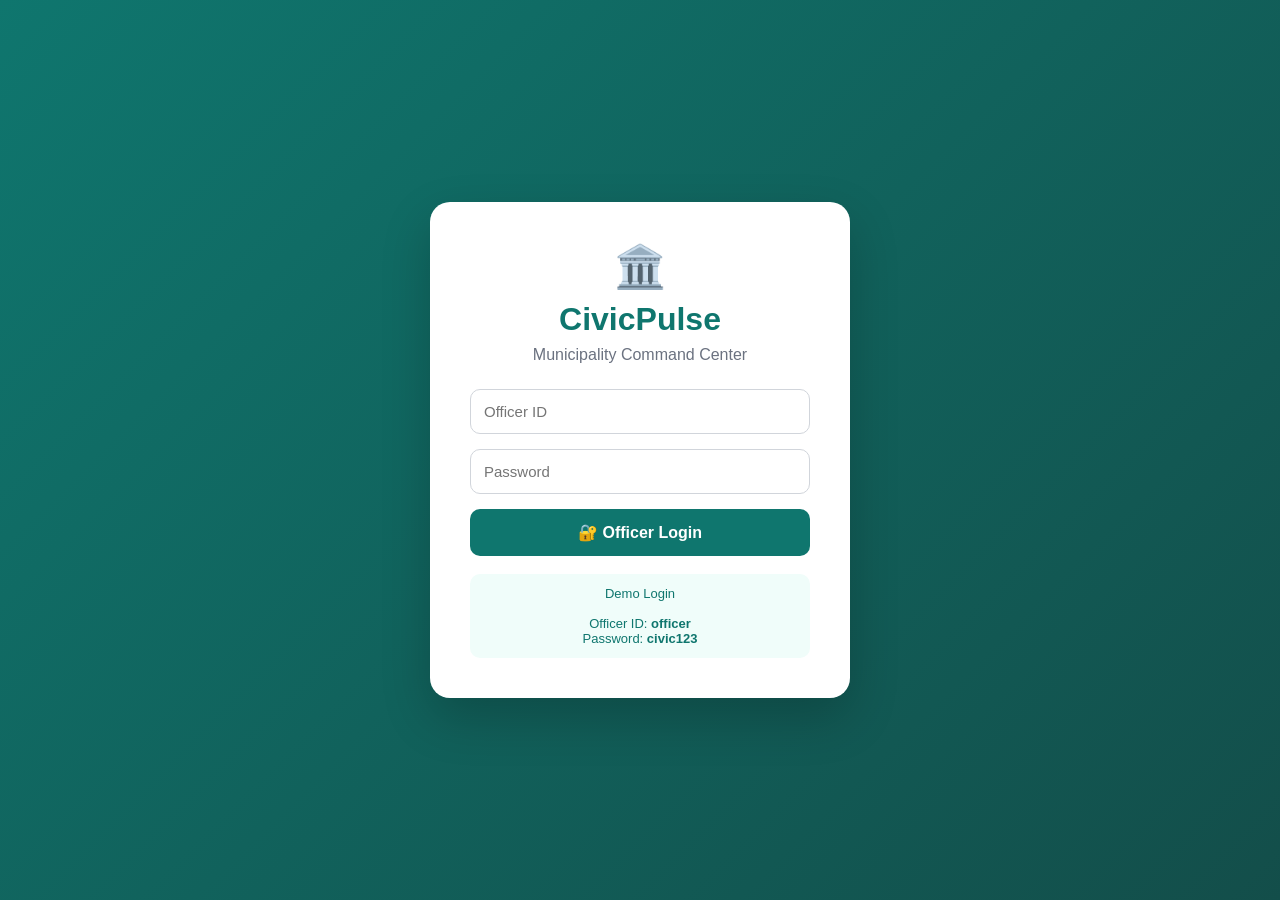
<file: municipality.html>
<!DOCTYPE html>
<html lang="en">

<head>

    <meta charset="UTF-8">

    <meta name="viewport"
        content="width=device-width, initial-scale=1.0">

    <title>CivicPulse - Municipality Command Center</title>

    <style>

        * {
            box-sizing: border-box;
            margin: 0;
            padding: 0;
        }

        body {
            font-family: Arial, Helvetica, sans-serif;
            background: #f4f7f9;
            color: #1f2937;
        }

        /* ================= LOGIN ================= */

        #loginScreen {
            min-height: 100vh;
            display: flex;
            align-items: center;
            justify-content: center;
            background: linear-gradient(
                135deg,
                #0f766e,
                #134e4a
            );
            padding: 20px;
        }

        .login-box {
            width: 100%;
            max-width: 420px;
            background: white;
            padding: 40px;
            border-radius: 20px;
            box-shadow: 0 20px 50px rgba(0,0,0,0.2);
            text-align: center;
        }

        .login-logo {
            font-size: 42px;
            margin-bottom: 10px;
        }

        .login-box h1 {
            color: #0f766e;
            margin-bottom: 8px;
        }

        .login-box p {
            color: #6b7280;
            margin-bottom: 25px;
        }

        .login-box input {
            width: 100%;
            padding: 13px;
            margin-bottom: 15px;
            border: 1px solid #d1d5db;
            border-radius: 10px;
            font-size: 15px;
        }

        .login-btn {
            width: 100%;
            padding: 14px;
            border: none;
            border-radius: 10px;
            background: #0f766e;
            color: white;
            font-size: 16px;
            font-weight: bold;
            cursor: pointer;
        }

        .login-btn:hover {
            background: #115e59;
        }

        .demo-note {
            margin-top: 18px;
            padding: 12px;
            background: #f0fdfa;
            border-radius: 10px;
            font-size: 13px;
            color: #0f766e;
        }


        /* ================= DASHBOARD ================= */

        #dashboard {
            display: none;
        }

        .navbar {
            background: #0f766e;
            color: white;
            padding: 18px 5%;
            display: flex;
            justify-content: space-between;
            align-items: center;
            gap: 20px;
        }

        .logo {
            font-size: 24px;
            font-weight: bold;
        }

        .nav-right {
            display: flex;
            align-items: center;
            gap: 15px;
        }

        .officer-badge {
            background: rgba(255,255,255,0.15);
            padding: 8px 14px;
            border-radius: 20px;
            font-size: 14px;
        }

        .logout-btn {
            border: 1px solid white;
            background: transparent;
            color: white;
            padding: 8px 14px;
            border-radius: 8px;
            cursor: pointer;
        }

        .container {
            width: 90%;
            max-width: 1400px;
            margin: 30px auto;
        }

        .page-header {
            margin-bottom: 25px;
        }

        .page-header h1 {
            font-size: 32px;
            margin-bottom: 8px;
        }

        .page-header p {
            color: #6b7280;
        }


        /* ================= STATS ================= */

        .stats {
            display: grid;
            grid-template-columns:
                repeat(5, 1fr);
            gap: 18px;
            margin-bottom: 30px;
        }

        .stat-card {
            background: white;
            padding: 22px;
            border-radius: 16px;
            box-shadow:
                0 4px 15px rgba(0,0,0,0.06);
        }

        .stat-card h3 {
            font-size: 14px;
            color: #6b7280;
            margin-bottom: 10px;
        }

        .stat-number {
            font-size: 30px;
            font-weight: bold;
            color: #0f766e;
        }

        .high-number {
            color: #dc2626;
        }

        .duplicate-number {
            color: #d97706;
        }


        /* ================= CONTROLS ================= */

        .controls {
            background: white;
            padding: 18px;
            border-radius: 15px;
            margin-bottom: 25px;

            display: flex;
            gap: 12px;
            flex-wrap: wrap;
        }

        .controls input,
        .controls select {
            padding: 11px 14px;
            border: 1px solid #d1d5db;
            border-radius: 9px;
            font-size: 14px;
        }

        .refresh-btn {
            padding: 11px 18px;
            background: #0f766e;
            color: white;
            border: none;
            border-radius: 9px;
            cursor: pointer;
            font-weight: bold;
        }


        /* ================= INCIDENTS ================= */

        .section-title {
            font-size: 23px;
            margin-bottom: 18px;
        }

        #incidentList {
            display: flex;
            flex-direction: column;
            gap: 18px;
        }

        .incident-card {
            background: white;
            border-radius: 17px;
            padding: 22px;
            box-shadow:
                0 4px 15px rgba(0,0,0,0.06);
            border-left: 5px solid #0f766e;
        }

        .incident-card.high {
            border-left-color: #dc2626;
        }

        .incident-card.medium {
            border-left-color: #d97706;
        }

        .incident-card.low {
            border-left-color: #16a34a;
        }

        .incident-top {
            display: flex;
            justify-content: space-between;
            align-items: flex-start;
            gap: 20px;
            margin-bottom: 15px;
        }

        .incident-id {
            color: #0f766e;
            font-weight: bold;
            font-size: 14px;
        }

        .incident-category {
            font-size: 21px;
            font-weight: bold;
            margin-top: 5px;
        }

        .priority-box {
            text-align: center;
            min-width: 100px;
        }

        .priority-score {
            font-size: 28px;
            font-weight: bold;
        }

        .priority-label {
            font-size: 12px;
            color: #6b7280;
        }

        .incident-description {
            background: #f8fafc;
            padding: 15px;
            border-radius: 10px;
            margin-bottom: 15px;
            line-height: 1.5;
        }

        .incident-details {
            display: grid;
            grid-template-columns:
                repeat(4, 1fr);
            gap: 12px;
            margin-bottom: 18px;
        }

        .detail {
            background: #f8fafc;
            padding: 12px;
            border-radius: 10px;
        }

        .detail-label {
            display: block;
            font-size: 11px;
            color: #6b7280;
            margin-bottom: 5px;
        }

        .detail-value {
            font-weight: bold;
            font-size: 14px;
        }


        /* ================= DUPLICATE ================= */

        .duplicate-alert {
            background: #fff7ed;
            border: 1px solid #fed7aa;
            border-radius: 12px;
            padding: 15px;
            margin-bottom: 18px;
        }

        .duplicate-title {
            color: #c2410c;
            font-weight: bold;
            margin-bottom: 8px;
        }

        .duplicate-list {
            margin-top: 10px;
            padding-left: 20px;
        }

        .duplicate-list li {
            margin-bottom: 5px;
        }


        /* ================= ACTIONS ================= */

        .actions {
            display: flex;
            flex-wrap: wrap;
            gap: 10px;
        }

        .action-btn {
            border: none;
            padding: 11px 15px;
            border-radius: 9px;
            cursor: pointer;
            font-weight: bold;
        }

        .confirm-btn {
            background: #dcfce7;
            color: #166534;
        }

        .separate-btn {
            background: #e0f2fe;
            color: #075985;
        }

        .verify-btn {
            background: #dbeafe;
            color: #1d4ed8;
        }

        .false-btn {
            background: #fee2e2;
            color: #991b1b;
        }

        .action-btn:hover {
            opacity: 0.8;
        }


        /* ================= EMPTY ================= */

        .empty {
            background: white;
            padding: 50px;
            text-align: center;
            border-radius: 16px;
            color: #6b7280;
        }


        /* ================= PRIORITY EXPLANATION ================= */

        .priority-section {
            margin-top: 35px;
            background: white;
            padding: 25px;
            border-radius: 16px;
        }

        .priority-grid {
            display: grid;
            grid-template-columns:
                repeat(6, 1fr);
            gap: 12px;
            margin-top: 18px;
        }

        .priority-factor {
            padding: 15px;
            background: #f8fafc;
            border-radius: 10px;
            text-align: center;
        }

        .factor-icon {
            font-size: 25px;
            margin-bottom: 8px;
        }

        .factor-name {
            font-weight: bold;
            font-size: 13px;
        }


        /* ================= RESPONSIVE ================= */

        @media (max-width: 1100px) {

            .stats {
                grid-template-columns:
                    repeat(3, 1fr);
            }

            .incident-details {
                grid-template-columns:
                    repeat(2, 1fr);
            }

            .priority-grid {
                grid-template-columns:
                    repeat(3, 1fr);
            }
        }

        @media (max-width: 700px) {

            .navbar {
                flex-direction: column;
                align-items: flex-start;
            }

            .stats {
                grid-template-columns: 1fr 1fr;
            }

            .incident-top {
                flex-direction: column;
            }

            .incident-details {
                grid-template-columns: 1fr;
            }

            .priority-grid {
                grid-template-columns: 1fr 1fr;
            }
        }

    </style>

</head>


<body>


<!-- =====================================================
     OFFICER LOGIN
===================================================== -->

<div id="loginScreen">

    <div class="login-box">

        <div class="login-logo">
            🏛️
        </div>

        <h1>CivicPulse</h1>

        <p>
            Municipality Command Center
        </p>

        <input
            type="text"
            id="officerId"
            placeholder="Officer ID"
        >

        <input
            type="password"
            id="officerPassword"
            placeholder="Password"
        >

        <button
            class="login-btn"
            onclick="officerLogin()"
        >
            🔐 Officer Login
        </button>

        <div class="demo-note">

            Demo Login<br><br>

            Officer ID:
            <b>officer</b><br>

            Password:
            <b>civic123</b>

        </div>

    </div>

</div>



<!-- =====================================================
     MUNICIPALITY DASHBOARD
===================================================== -->

<div id="dashboard">


    <!-- NAVBAR -->

    <nav class="navbar">

        <div class="logo">
            🏛️ CivicPulse
        </div>

        <div class="nav-right">

            <span class="officer-badge">
                👮 Officer Portal
            </span>

            <button
                class="logout-btn"
                onclick="logout()"
            >
                Logout
            </button>

        </div>

    </nav>



    <main class="container">


        <!-- HEADER -->

        <div class="page-header">

            <h1>
                Municipality Command Center
            </h1>

            <p>
                Monitor, verify and prioritize
                civic incidents.
            </p>

        </div>



        <!-- =================================================
             STATISTICS
        ================================================= -->

        <div class="stats">

            <div class="stat-card">

                <h3>
                    📋 Total Reports
                </h3>

                <div
                    class="stat-number"
                    id="totalReports"
                >
                    0
                </div>

            </div>


            <div class="stat-card">

                <h3>
                    🚨 High Priority
                </h3>

                <div
                    class="stat-number high-number"
                    id="highPriority"
                >
                    0
                </div>

            </div>


            <div class="stat-card">

                <h3>
                    🔁 Possible Duplicates
                </h3>

                <div
                    class="stat-number duplicate-number"
                    id="duplicateReports"
                >
                    0
                </div>

            </div>


            <div class="stat-card">

                <h3>
                    ✅ Verified
                </h3>

                <div
                    class="stat-number"
                    id="verifiedReports"
                >
                    0
                </div>

            </div>


            <div class="stat-card">

                <h3>
                    ⚠️ False Reports
                </h3>

                <div
                    class="stat-number high-number"
                    id="falseReports"
                >
                    0
                </div>

            </div>

        </div>



        <!-- =================================================
             FILTERS
        ================================================= -->

        <div class="controls">

            <input
                type="text"
                id="searchInput"
                placeholder="🔎 Search complaints..."
                oninput="renderReports()"
            >

            <select
                id="statusFilter"
                onchange="renderReports()"
            >

                <option value="all">
                    All Status
                </option>

                <option value="Submitted">
                    Submitted
                </option>

                <option value="Possible Duplicate">
                    Possible Duplicate
                </option>

                <option value="Officer Verified">
                    Officer Verified
                </option>

                <option value="False Report">
                    False Report
                </option>

                <option value="Separate Issue">
                    Separate Issue
                </option>

            </select>


            <select
                id="priorityFilter"
                onchange="renderReports()"
            >

                <option value="all">
                    All Priority
                </option>

                <option value="high">
                    High
                </option>

                <option value="medium">
                    Medium
                </option>

                <option value="low">
                    Low
                </option>

            </select>


            <button
                class="refresh-btn"
                onclick="refreshDashboard()"
            >
                🔄 Refresh
            </button>

        </div>



        <!-- =================================================
             INCIDENT LIST
        ================================================= -->

        <h2 class="section-title">
            🚨 Incident Management
        </h2>

        <div id="incidentList"></div>



        <!-- =================================================
             PRIORITY EXPLANATION
        ================================================= -->

        <section class="priority-section">

            <h2>
                🧠 Smart Priority Calculation
            </h2>

            <p style="color:#6b7280; margin-top:8px;">

                Incident priority is independent
                of citizen Civic Points.

            </p>


            <div class="priority-grid">

                <div class="priority-factor">

                    <div class="factor-icon">
                        🚨
                    </div>

                    <div class="factor-name">
                        Severity
                    </div>

                </div>


                <div class="priority-factor">

                    <div class="factor-icon">
                        ⏱️
                    </div>

                    <div class="factor-name">
                        Duration
                    </div>

                </div>


                <div class="priority-factor">

                    <div class="factor-icon">
                        👥
                    </div>

                    <div class="factor-name">
                        Public Impact
                    </div>

                </div>


                <div class="priority-factor">

                    <div class="factor-icon">
                        🔁
                    </div>

                    <div class="factor-name">
                        Duplicate Count
                    </div>

                </div>


                <div class="priority-factor">

                    <div class="factor-icon">
                        ✅
                    </div>

                    <div class="factor-name">
                        Confirmations
                    </div>

                </div>


                <div class="priority-factor">

                    <div class="factor-icon">
                        📍
                    </div>

                    <div class="factor-name">
                        Location
                    </div>

                </div>

            </div>

        </section>


    </main>

</div>



<script>


/* =====================================================
   OFFICER LOGIN
===================================================== */

function officerLogin() {

    const id =
        document.getElementById("officerId").value.trim();

    const password =
        document.getElementById("officerPassword").value.trim();


    if (
        id === "officer" &&
        password === "civic123"
    ) {

        sessionStorage.setItem(
            "municipalityLogin",
            "true"
        );

        document.getElementById(
            "loginScreen"
        ).style.display = "none";

        document.getElementById(
            "dashboard"
        ).style.display = "block";

        renderReports();

    }

    else {

        alert(
            "❌ Invalid Officer ID or Password."
        );

    }

}


/* =====================================================
   LOGOUT
===================================================== */

function logout() {

    sessionStorage.removeItem(
        "municipalityLogin"
    );

    location.reload();

}


/* =====================================================
   GET REPORTS
===================================================== */

function getReports() {

    return JSON.parse(
        localStorage.getItem("civicReports")
    ) || [];

}
async function loadBackendReports() {
    try {
        const response = await fetch("http://127.0.0.1:8001/reports");

        if (!response.ok) {
            throw new Error("Failed to load reports");
        }

        const backendReports = await response.json();

        // Update municipality dashboard data
        localStorage.setItem(
            "civicReports",
            JSON.stringify(backendReports)
        );

        console.log("✅ Municipality loaded reports from backend:", backendReports);

        renderReports();

    } catch (error) {
        console.error("❌ Could not load backend reports:", error);
    }
}


/* =====================================================
   SAVE REPORTS
===================================================== */

function saveReports(reports) {

    localStorage.setItem(
        "civicReports",
        JSON.stringify(reports)
    );

}


/* =====================================================
   TEXT NORMALIZATION
===================================================== */

function normalizeText(text) {

    return String(text || "")
        .toLowerCase()
        .replace(/[^\w\s]/g, "")
        .split(/\s+/)
        .filter(
            word => word.length > 2
        );

}


/* =====================================================
   TEXT SIMILARITY
===================================================== */

function textSimilarity(text1, text2) {

    const words1 =
        new Set(normalizeText(text1));

    const words2 =
        new Set(normalizeText(text2));


    if (
        words1.size === 0 ||
        words2.size === 0
    ) {

        return 0;

    }


    let commonWords = 0;


    words1.forEach(function(word) {

        if (words2.has(word)) {

            commonWords++;

        }

    });


    const totalWords =
        new Set([
            ...words1,
            ...words2
        ]).size;


    return commonWords / totalWords;

}


/* =====================================================
   LOCATION DISTANCE
===================================================== */

function calculateDistance(
    lat1,
    lon1,
    lat2,
    lon2
) {

    if (
        lat1 == null ||
        lon1 == null ||
        lat2 == null ||
        lon2 == null
    ) {

        return 999999;

    }


    const R = 6371000;


    const dLat =
        (lat2 - lat1) *
        Math.PI / 180;


    const dLon =
        (lon2 - lon1) *
        Math.PI / 180;


    const a =
        Math.sin(dLat / 2) ** 2 +
        Math.cos(lat1 * Math.PI / 180) *
        Math.cos(lat2 * Math.PI / 180) *
        Math.sin(dLon / 2) ** 2;


    const c =
        2 *
        Math.atan2(
            Math.sqrt(a),
            Math.sqrt(1 - a)
        );


    return R * c;

}


/* =====================================================
   FIND DUPLICATES
===================================================== */

function findDuplicates(
    currentReport,
    reports
) {

    return reports.filter(function(report) {

        if (
            report.id === currentReport.id
        ) {

            return false;

        }


        if (
            report.status === "False Report"
        ) {

            return false;

        }


        if (
            report.status === "Separate Issue"
        ) {

            return false;

        }


        if (
            report.category !==
            currentReport.category
        ) {

            return false;

        }


        const similarity =
            textSimilarity(
                currentReport.description,
                report.description
            );


        const distance =
            calculateDistance(
                currentReport.latitude,
                currentReport.longitude,
                report.latitude,
                report.longitude
            );


        return (
            similarity >= 0.45 &&
            distance <= 100
        );

    });

}


/* =====================================================
   SEVERITY
===================================================== */

function calculateSeverity(text) {

    text =
        String(text || "").toLowerCase();


    let score = 30;


    const highWords = [

        "accident",
        "danger",
        "dangerous",
        "injury",
        "fire",
        "flood",
        "overflow",
        "blocked",
        "emergency",
        "shock",
        "open manhole"

    ];


    const mediumWords = [

        "broken",
        "damaged",
        "leak",
        "leaking",
        "problem"

    ];


    highWords.forEach(function(word) {

        if (text.includes(word)) {

            score += 10;

        }

    });


    mediumWords.forEach(function(word) {

        if (text.includes(word)) {

            score += 5;

        }

    });


    return Math.min(
        score,
        100
    );

}


/* =====================================================
   PUBLIC IMPACT
===================================================== */

function calculatePublicImpact(
    text,
    duplicateCount
) {

    text =
        String(text || "").toLowerCase();


    let score = 30;


    const places = [

        "school",
        "hospital",
        "college",
        "bus stop",
        "bus stand",
        "railway",
        "market",
        "main road",
        "highway",
        "junction",
        "park",
        "public road"

    ];


    places.forEach(function(place) {

        if (text.includes(place)) {

            score += 7;

        }

    });


    score += Math.min(
        duplicateCount * 5,
        30
    );


    return Math.min(
        score,
        100
    );

}


/* =====================================================
   LOCATION IMPORTANCE
===================================================== */

function calculateLocationImportance(text) {

    text =
        String(text || "").toLowerCase();


    let score = 40;


    const importantPlaces = [

        "school",
        "hospital",
        "main road",
        "highway",
        "junction",
        "bus stop",
        "market",
        "railway",
        "college"

    ];


    importantPlaces.forEach(function(place) {

        if (text.includes(place)) {

            score += 10;

        }

    });


    return Math.min(
        score,
        100
    );

}


/* =====================================================
   SMART PRIORITY
===================================================== */
/* =====================================================
   SMART PRIORITY
   Issue-based priority calculation
===================================================== */

function calculatePriority(report, duplicateCount) {

    const category =
        String(report.category || "").toLowerCase();

    const text =
        String(report.description || "").toLowerCase();


    // =========================================
    // 1. BASE PRIORITY BY ISSUE TYPE
    // =========================================

    let basePriority = 35;

    if (
        category.includes("traffic") ||
        category.includes("road") ||
        category.includes("pothole")
    ) {
        basePriority = 65;

    } else if (
        category.includes("water")
    ) {
        basePriority = 70;

    } else if (
        category.includes("sanitation") ||
        category.includes("sewage")
    ) {
        basePriority = 60;

    } else if (
        category.includes("waste") ||
        category.includes("garbage")
    ) {
        basePriority = 55;

    } else if (
        category.includes("street light") ||
        category.includes("lighting")
    ) {
        basePriority = 50;

    } else if (
        category.includes("public space") ||
        category.includes("park")
    ) {
        basePriority = 45;

    } else {
        basePriority = 35;
    }


    // =========================================
    // 2. PUBLIC IMPACT
    // =========================================

    const publicImpact =
        calculatePublicImpact(
            text,
            duplicateCount
        );


    // =========================================
    // 3. DUPLICATE REPORTS
    // =========================================

    const duplicateScore =
        Math.min(
            100,
            duplicateCount * 15
        );


    // =========================================
    // 4. CITIZEN CONFIRMATIONS
    // =========================================

    const confirmationScore =
        Math.min(
            100,
            (report.confirmations || 0) * 20
        );


    // =========================================
    // 5. TIME
    // =========================================

    const reportTime =
        new Date(
            report.timestamp ||
            report.date
        ).getTime();

    let ageHours = 0;

    if (!isNaN(reportTime)) {

        ageHours =
            Math.max(
                0,
                (Date.now() - reportTime) /
                (1000 * 60 * 60)
            );

    }

    const timeScore =
        Math.min(
            100,
            20 + ageHours * 3
        );


    // =========================================
    // 6. LOCATION IMPORTANCE
    // =========================================

    const locationImportance =
        calculateLocationImportance(
            text
        );


    // =========================================
    // FINAL SCORE
    // =========================================

    let priority =

        basePriority * 0.45 +

        publicImpact * 0.20 +

        duplicateScore * 0.15 +

        confirmationScore * 0.05 +

        timeScore * 0.05 +

        locationImportance * 0.10;


    return Math.min(
        100,
        Math.round(priority)
    );
}
/* =====================================================
   PRIORITY CLASS
===================================================== */

function getPriorityClass(score) {

    if (score >= 70) {

        return "high";

    }

    if (score >= 40) {

        return "medium";

    }

    return "low";

}


/* =====================================================
   CONFIRM DUPLICATE
===================================================== */

function confirmDuplicate(
    reportId,
    duplicateId
) {

    const reports =
        getReports();


    const report =
        reports.find(
            r => r.id === reportId
        );


    const duplicate =
        reports.find(
            r => r.id === duplicateId
        );


    if (!report || !duplicate) {

        return;

    }


    report.status =
        "Merged Duplicate";


    report.mergedInto =
        duplicate.id;


    duplicate.duplicateCount =
        (duplicate.duplicateCount || 0) + 1;


    saveReports(reports);


    alert(
        "🔁 Duplicate confirmed.\n\n" +
        report.id +
        " has been linked to incident " +
        duplicate.id +
        "."
    );


    renderReports();

}


/* =====================================================
   MARK SEPARATE
===================================================== */

function markSeparate(
    reportId
) {

    const reports =
        getReports();


    const report =
        reports.find(
            r => r.id === reportId
        );


    if (!report) {

        return;

    }


    report.status =
        "Separate Issue";


    report.duplicateReviewed =
        true;


    saveReports(reports);


    alert(
        "✅ Reports marked as separate issues."
    );


    renderReports();

}


/* =====================================================
   OFFICER VERIFY
===================================================== */

function officerVerify(
    reportId
) {

    const reports =
        getReports();


    const report =
        reports.find(
            r => r.id === reportId
        );


    if (!report) {

        return;

    }


    report.status =
        "Officer Verified";


    report.confirmed =
        true;


    report.confirmations =
        Math.max(
            report.confirmations || 0,
            1
        );


    saveReports(reports);


    alert(
        "✅ Report verified by officer.\n\n" +
        "Citizen points can now be awarded according to the verification rules."
    );


    renderReports();

}


/* =====================================================
   MARK FALSE REPORT
===================================================== */

function markFalseReport(
    reportId
) {

    const reports =
        getReports();


    const report =
        reports.find(
            r => r.id === reportId
        );


    if (!report) {

        return;

    }


    const confirmation =
        confirm(
            "Are you sure this is a false report?"
        );


    if (!confirmation) {

        return;

    }


    report.status =
        "False Report";


    report.falseReport =
        true;


    report.reputationChange =
        -100;


    saveReports(reports);


    alert(
        "⚠️ Report marked as false.\n\n" +
        "Citizen reputation penalty recorded."
    );


    renderReports();

}


/* =====================================================
   RENDER REPORTS
===================================================== */

function renderReports() {

    const reports =
        getReports();


    const list =
        document.getElementById(
            "incidentList"
        );


    const search =
        document.getElementById(
            "searchInput"
        ).value.toLowerCase();


    const statusFilter =
        document.getElementById(
            "statusFilter"
        ).value;


    const priorityFilter =
        document.getElementById(
            "priorityFilter"
        ).value;


    /* Recalculate duplicate counts */

    reports.forEach(function(report) {

        if (
            report.status ===
            "Merged Duplicate"
        ) {

            return;

        }


        const duplicates =
            findDuplicates(
                report,
                reports
            );


        report.duplicateCount =
            duplicates.length;


        report.priority =
            calculatePriority(
                report,
                duplicates.length
            );

    });


    saveReports(reports);


    /* Filter */

    const filtered =
        reports.filter(function(report) {

            const searchable =
                (
                    report.id +
                    " " +
                    report.category +
                    " " +
                    report.description +
                    " " +
                    report.department
                ).toLowerCase();


            const matchesSearch =
                searchable.includes(search);


            const matchesStatus =
                statusFilter === "all" ||
                report.status === statusFilter;


            const priority =
                getPriorityClass(
                    report.priority || 0
                );


            const matchesPriority =
                priorityFilter === "all" ||
                priority === priorityFilter;


            return (
                matchesSearch &&
                matchesStatus &&
                matchesPriority
            );

        });


    /* Sort highest priority first */

    filtered.sort(
        (a, b) =>
            (b.priority || 0) -
            (a.priority || 0)
    );


    /* Empty */

    if (filtered.length === 0) {

        list.innerHTML = `

            <div class="empty">

                <div style="font-size:40px;">
                    📭
                </div>

                <h3>
                    No incidents found
                </h3>

                <p style="margin-top:8px;">
                    Submitted citizen complaints
                    will appear here.
                </p>

            </div>

        `;

        updateStats(reports);

        return;

    }


    list.innerHTML = "";


    filtered.forEach(function(report) {

        const duplicates =
            findDuplicates(
                report,
                reports
            );


        const priority =
            report.priority || 0;


        const priorityClass =
            getPriorityClass(priority);


        let duplicateHTML = "";


        if (
            duplicates.length > 0 &&
            report.status !==
            "Merged Duplicate" &&
            report.status !==
            "Separate Issue"
        ) {

            duplicateHTML = `

                <div class="duplicate-alert">

                    <div class="duplicate-title">

                        🔁 Possible Duplicate Detected

                    </div>

                    <div>

                        This complaint appears similar
                        to nearby complaint(s).

                    </div>

                    <ul class="duplicate-list">

                        ${duplicates.map(
                            duplicate => `

                            <li>

                                <b>
                                    ${duplicate.id}
                                </b>

                                —
                                ${duplicate.description}

                                <br>

                                <small>
                                    📍 Same/nearby location
                                </small>

                                <br>

                                <button
                                    class="action-btn confirm-btn"
                                    onclick="
                                    confirmDuplicate(
                                        '${report.id}',
                                        '${duplicate.id}'
                                    )"
                                >
                                    🔁 Confirm Duplicate
                                </button>

                            </li>

                        `).join("")}

                    </ul>

                </div>

            `;

        }


        const locationText =
            report.latitude &&
            report.longitude

            ? `${Number(report.latitude).toFixed(5)},
               ${Number(report.longitude).toFixed(5)}`

            : "Location not provided";


        const dateText =
            report.date ||
            (
                report.timestamp
                    ? new Date(
                        report.timestamp
                    ).toLocaleString()
                    : "Unknown"
            );


        const status =
            report.status ||
            "Submitted";


        const card =
            document.createElement("div");


        card.className =
            `incident-card ${priorityClass}`;


        card.innerHTML = `

            <div class="incident-top">

                <div>

                    <div class="incident-id">

                        ${report.id}

                    </div>

                    <div class="incident-category">

                        ${report.category}

                    </div>

                </div>


                <div class="priority-box">

                    <div
                        class="priority-score"
                        style="
                        color:
                        ${
                            priority >= 70
                                ? "#dc2626"
                                : priority >= 40
                                ? "#d97706"
                                : "#16a34a"
                        };
                        "
                    >

                        ${priority}

                    </div>

                    <div class="priority-label">

                        Priority / 100

                    </div>

                </div>

            </div>


           <div class="incident-description">

    ${escapeHTML(
        report.description
    )}

</div>

${
    report.photo
        ? `
            <div style="
                margin-bottom: 18px;
                background: #f8fafc;
                padding: 15px;
                border-radius: 12px;
            ">

                <strong>
                    📷 Citizen Uploaded Photo
                </strong>

                <br><br>

                <img
                    src="${report.photo}"
                    alt="Citizen uploaded evidence"
                    style="
                        width: 300px;
                        max-height: 250px;
                        object-fit: cover;
                        border-radius: 10px;
                        border: 1px solid #ddd;
                        cursor: pointer;
                    "
                    onclick="window.open(this.src, '_blank')"
                >

            </div>
        `
        : `
            <div style="
                margin-bottom: 18px;
                color: #777;
            ">
                📷 No photo uploaded
            </div>
        `
}


            ${duplicateHTML}


            <div class="incident-details">


                <div class="detail">

                    <span class="detail-label">
                        🏢 Department
                    </span>

                    <span class="detail-value">
                        ${report.department || "Municipality"}
                    </span>

                </div>


                <div class="detail">

                    <span class="detail-label">
                        📍 Location
                    </span>

                    <span class="detail-value">
                        ${locationText}
                    </span>

                </div>


                <div class="detail">

                    <span class="detail-label">
                        🔁 Related Reports
                    </span>

                    <span class="detail-value">
                        ${report.duplicateCount || 0}
                    </span>

                </div>


                <div class="detail">

                    <span class="detail-label">
                        👥 Confirmations
                    </span>

                    <span class="detail-value">
                        ${report.confirmations || 0}
                    </span>

                </div>


                <div class="detail">

                    <span class="detail-label">
                        📅 Submitted
                    </span>

                    <span class="detail-value">
                        ${dateText}
                    </span>

                </div>


                <div class="detail">

                    <span class="detail-label">
                        📌 Status
                    </span>

                    <span class="detail-value">
                        ${status}
                    </span>

                </div>

            </div>


            <div class="actions">


                ${
                    status !==
                    "Officer Verified"

                    ? `

                    <button
                        class="action-btn verify-btn"
                        onclick="
                        officerVerify(
                            '${report.id}'
                        )
                        "
                    >
                        👮 Verify Report
                    </button>

                    `
                    : ""
                }


                ${
                    duplicates.length > 0 &&
                    status !==
                    "Separate Issue"

                    ? `

                    <button
                        class="action-btn separate-btn"
                        onclick="
                        markSeparate(
                            '${report.id}'
                        )
                        "
                    >
                        ↔️ Separate Issue
                    </button>

                    `
                    : ""
                }


                ${
                    status !==
                    "False Report"

                    ? `

                    <button
                        class="action-btn false-btn"
                        onclick="
                        markFalseReport(
                            '${report.id}'
                        )
                        "
                    >
                        ⚠️ False Report
                    </button>

                    `
                    : ""
                }

            </div>

        `;


        list.appendChild(card);

    });


    updateStats(reports);

}


/* =====================================================
   UPDATE STATISTICS
===================================================== */

function updateStats(
    reports
) {

    document.getElementById(
        "totalReports"
    ).textContent =
        reports.length;


    document.getElementById(
        "highPriority"
    ).textContent =

        reports.filter(
            report =>
                (report.priority || 0) >= 70 &&
                report.status !==
                "False Report"
        ).length;


    document.getElementById(
        "duplicateReports"
    ).textContent =

        reports.filter(
            report =>
                (report.duplicateCount || 0) > 0 &&
                report.status !==
                "Merged Duplicate"
        ).length;


    document.getElementById(
        "verifiedReports"
    ).textContent =

        reports.filter(
            report =>
                report.status ===
                "Officer Verified"
        ).length;


    document.getElementById(
        "falseReports"
    ).textContent =

        reports.filter(
            report =>
                report.status ===
                "False Report"
        ).length;

}


/* =====================================================
   ESCAPE HTML
===================================================== */

function escapeHTML(text) {

    const div =
        document.createElement("div");

    div.textContent =
        text || "";

    return div.innerHTML;

}


/* =====================================================
   REFRESH
===================================================== */

async function refreshDashboard() {
    await loadBackendReports();
    renderReports();
}


/* =====================================================
   CHECK LOGIN
===================================================== */

function checkLogin() {

    const loggedIn =
        sessionStorage.getItem(
            "municipalityLogin"
        );


    if (loggedIn === "true") {

        document.getElementById(
            "loginScreen"
        ).style.display = "none";

        document.getElementById(
            "dashboard"
        ).style.display = "block";

        renderReports();

    }

}


/* =====================================================
   START
===================================================== */

checkLogin();
loadBackendReports();


</script>

</body>

</html>
</file>
